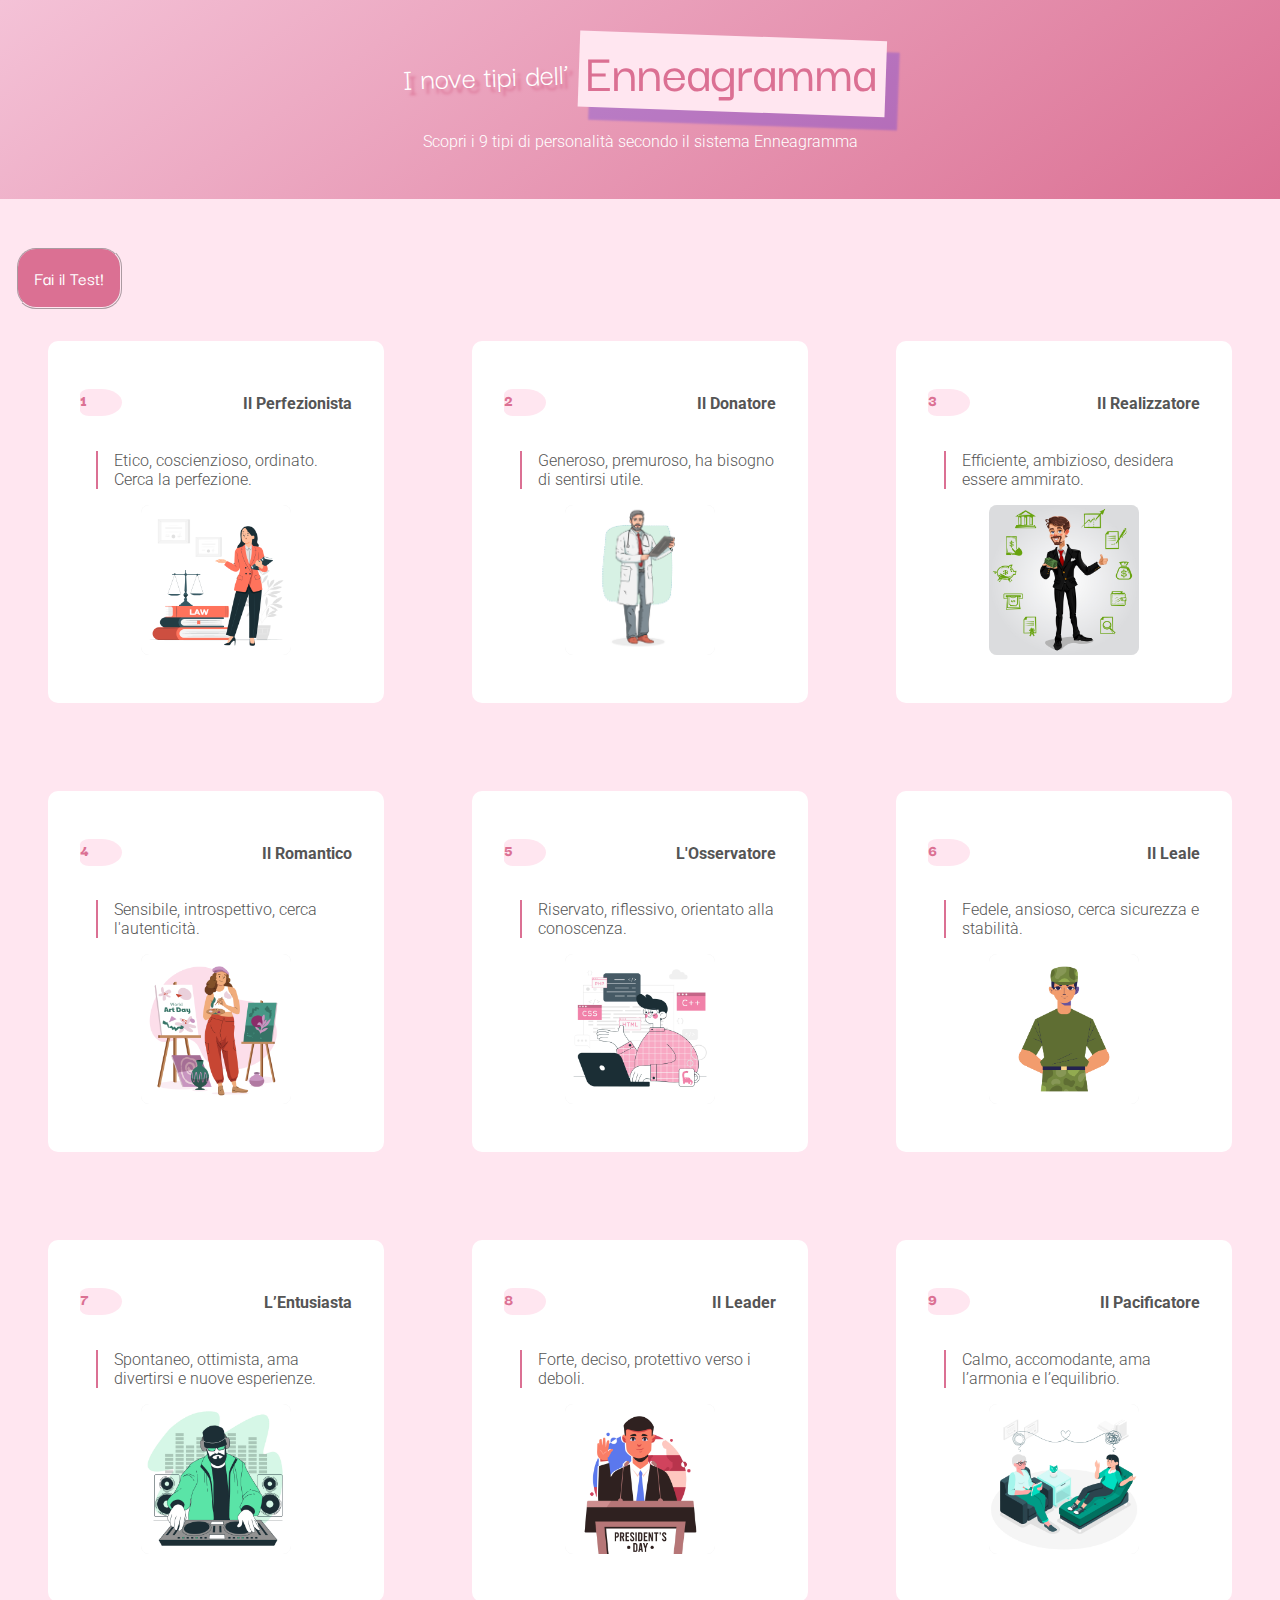
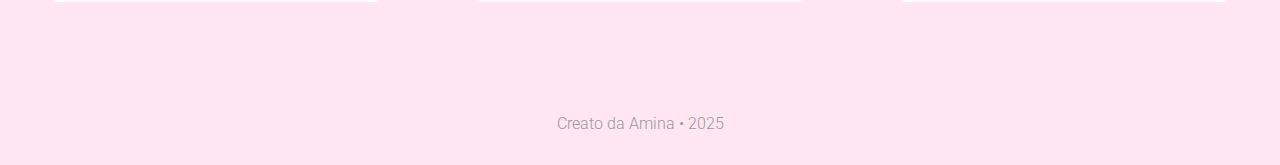
<file: index.html>
<!DOCTYPE html>
<html lang="it">
<head>
  <meta charset="UTF-8" />
  <meta name="viewport" content="width=device-width, initial-scale=1.0"/>
  <title>Tipi Enneagramma</title>
  <link rel="stylesheet" href="esercizio-2/style.css" />
</head>
<body>
  <header>
    <div class="title">
    <h1> I nove tipi dell’</h1><span>Enneagramma</span>
    </div>
    <div>
      <p>Scopri i 9 tipi di personalità secondo il sistema Enneagramma</p>
    </div>
  </header>

  <main>
    <div id="cards-container" class="grid"></div>
  </main>

  <footer>
    <p>Creato da Amina • 2025</p>
  </footer>

  <script src="esercizio-2/script.js"></script>
</body>
</html>
</file>
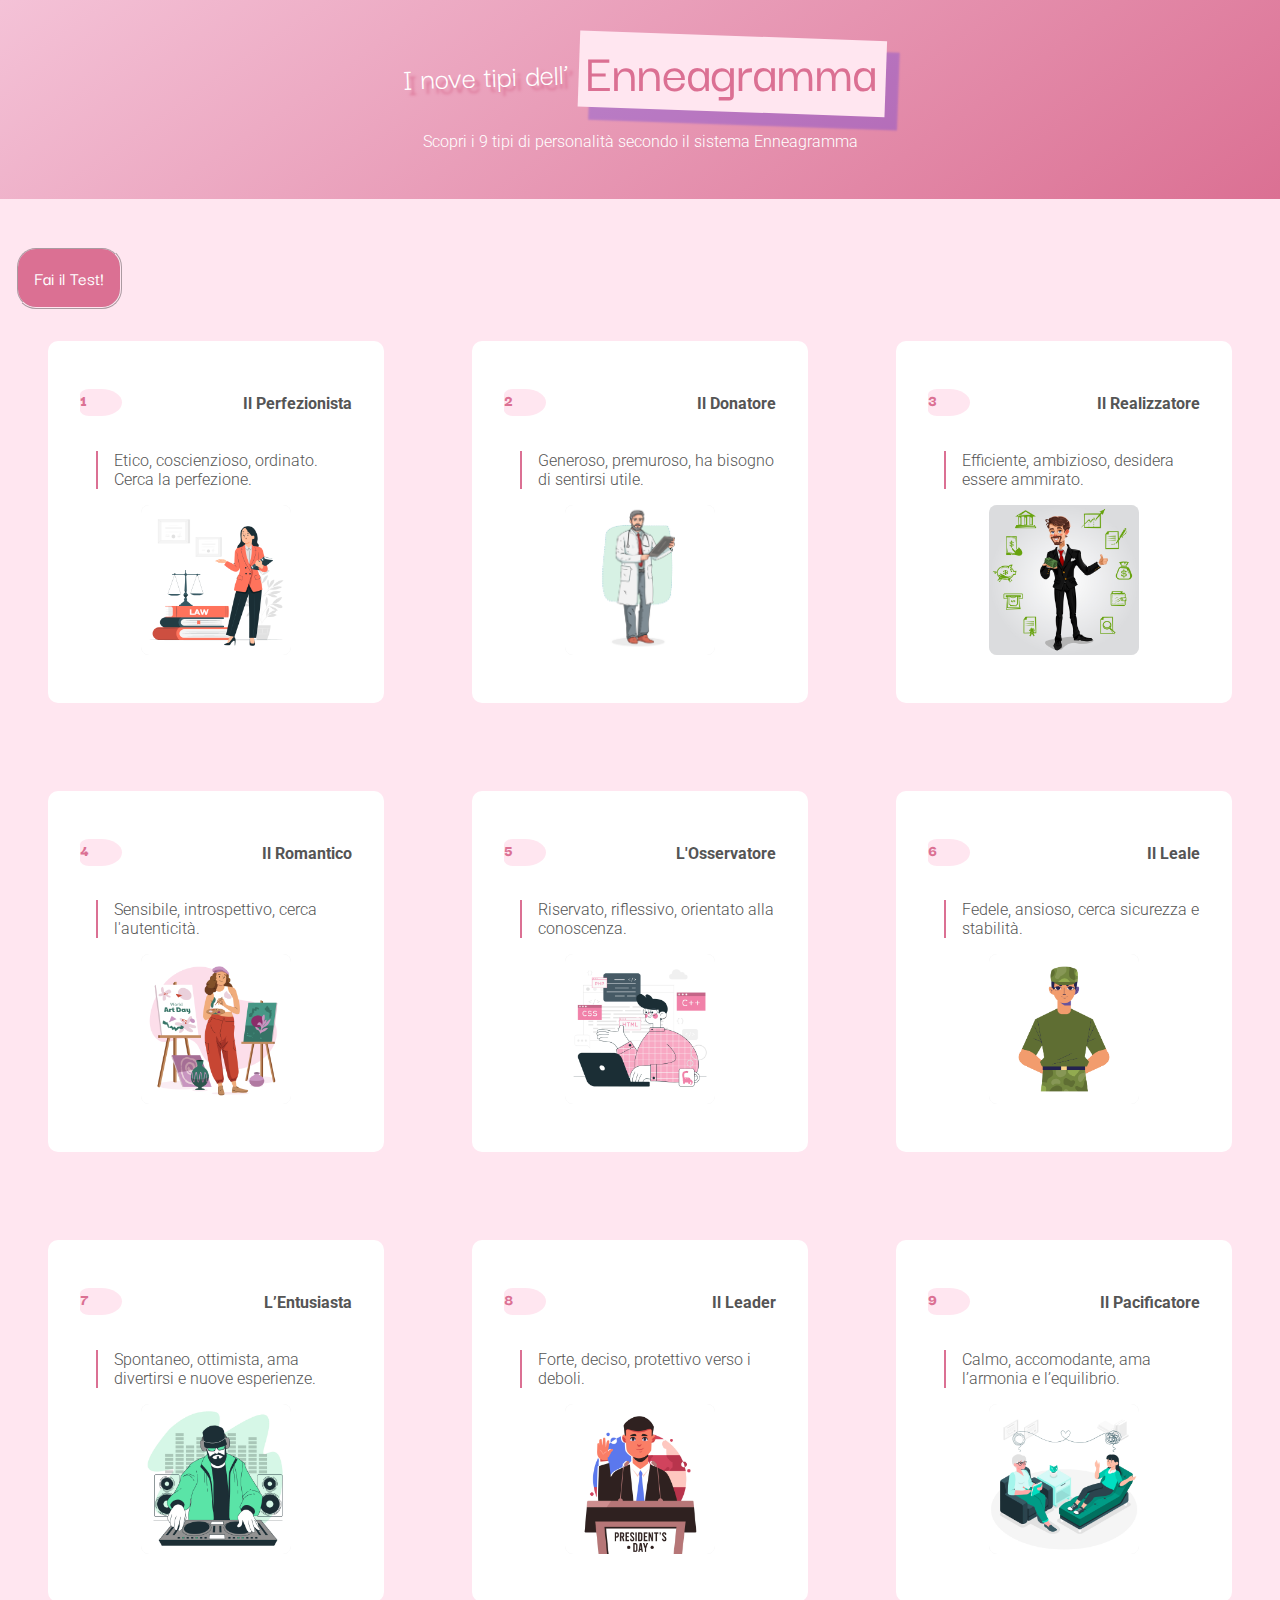
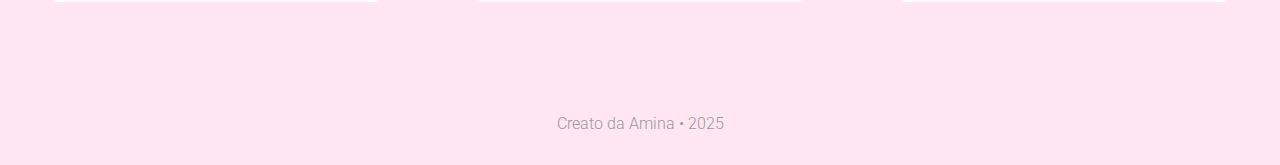
<file: esercizio-2/index.html>
<!DOCTYPE html>
<html lang="it">
<head>
  <meta charset="UTF-8" />
  <meta name="viewport" content="width=device-width, initial-scale=1.0"/>
  <title>Tipi Enneagramma</title>
  <link rel="stylesheet" href="style.css" />
</head>
<body>
  <header>
    <div class="title">
    <h1> I nove tipi dell’</h1><span>Enneagramma</span>
    </div>
    <div>
      <p>Scopri i 9 tipi di personalità secondo il sistema Enneagramma</p>
    </div>
  </header>

  <main>
    <div id="cards-container" class="grid"></div>
  </main>

  <footer>
    <p>Creato da Amina • 2025</p>
  </footer>

  <script src="script.js"></script>
</body>
</html>
</file>
<file: esercizio-2/style.css>
@import url('https://fonts.googleapis.com/css2?family=Darker+Grotesque:wght@300..900&display=swap');
@import url('https://fonts.googleapis.com/css2?family=Roboto:ital,wght@0,300;1,300&display=swap');
:root {
  --rosa-chiaro: #ffe6f0;
  --rosa: #f4c2d7;
  --rosa-scuro: #db7093;
  --grigio: #555;
  --bianco: #fff;
  --ombra: rgba(0, 0, 0, 0.05);
}

body {
  margin: 0;
  font-family: "Roboto", sans-serif;
  font-optical-sizing: auto;
  font-weight: 300;
  font-style: normal;
  font-variation-settings:"wdth" 100;
  background: var(--rosa-chiaro);
  color: var(--grigio);
}

header {
  background: linear-gradient(145deg, var(--rosa), var(--rosa-scuro));
  color: var(--bianco);
  text-align: center;
  padding: 2rem 1rem;

}
.title{
  display: flex;
  justify-content: center;
}
header h1, span{
  margin-bottom: 0.5rem;
  font-family: "Darker Grotesque", sans-serif;
  font-optical-sizing: auto;
  font-weight: 400;
  font-style: normal;
}
header h1 {
  transform: rotateZ(-2deg);
  text-shadow: 5px 5px 3px var(--rosa-scuro);
}
header span {
    font-weight: 500;
    font-size: 3.5rem;
    margin-left: 1rem;
    position:relative;
    z-index: 0;
    color:#db7093;
}
header span::before {
    content: "";
    position: absolute;
    top:50%;
    left:0;
    width: 105%;
    height: 100%;
    background-color: #ffe6f0;
    box-shadow: 12px 12px 2px 1px rgba(0, 0, 255, 0.2);;
    z-index: -1;
    transform: translate(-2%, -45%) rotateZ(2deg);
}
main {
  margin: 2rem auto;
  padding: 1rem;
}
.prova-test{
  padding: 1rem;
  background-color: #db7093;
  color: white;
  font-family: "Darker Grotesque", sans-serif;
  font-optical-sizing: auto;
  font-weight: 500;
  font-style: normal;
  border: none;
  border-radius: 20px;
  font-size: 1.2rem;
  cursor:pointer;
  max-width: fit-content;
  border: 2px ridge var(--rosa-chiaro);
}
.prova-test:hover{
  background-color: #ffe6f0;
  color: gray;
}
.grid {
  display: grid;
  grid-template-columns: 1fr 1fr 1fr; /* 3 colonne */
  gap: 1.5rem;
}

@media screen and (max-width: 900px) {
  .grid {
    grid-template-columns: 1fr 1fr; /* 2 colonne */
  }
}

@media screen and (max-width: 600px) {
  .grid {
    grid-template-columns: 1fr; /* 1 colonna */
  }
}

.sezione {
  background-color: white;
  padding: 2rem;
  max-width: fit-content;
  margin: 2rem;
  border-radius: 10px;
  display: flex;
  flex-direction: column;
  
}
.sezione:hover {
  transform: scale(1.1);
  cursor: pointer;
}
.contenitore-titoli{
  display: flex;
  justify-content: space-between;
}
.sezione .emoji {
  font-size: 2.5rem;
  margin-bottom: 0.5rem;
}

.sezione h3 {
  color: var(--rosa-scuro);
  font-size: 1rem;
  font-family: "Darker Grotesque", sans-serif;
  font-optical-sizing: auto;
  font-weight: 900;
  font-style: normal;
  position: relative;
  z-index: 0;
  background-color: transparent;
  margin-right: 3rem;
}
.sezione h3::after{
  content: "";
  width: 2vw;
  height: 3vh;
  border-radius: 30% 70% 70% 30%;
  background-color:var(--rosa-chiaro);
  position:absolute;
  z-index: -1;
  top: 0;
  left: 0;
  padding-left:1rem;
}
.sezione p{
  margin-left: 1rem;
  padding-left: 1rem;
  border-left: 2px solid #db7093;
}

.sezione img {
  width: 150px;
  height: 150px;
  object-fit:contain;
  border-radius: 8px;
  margin-bottom: 1rem;
  background-color: #eee;
  align-self: center;
}

footer {
  text-align: center;
  padding: 1rem;
  color: #999;
}
</file>
